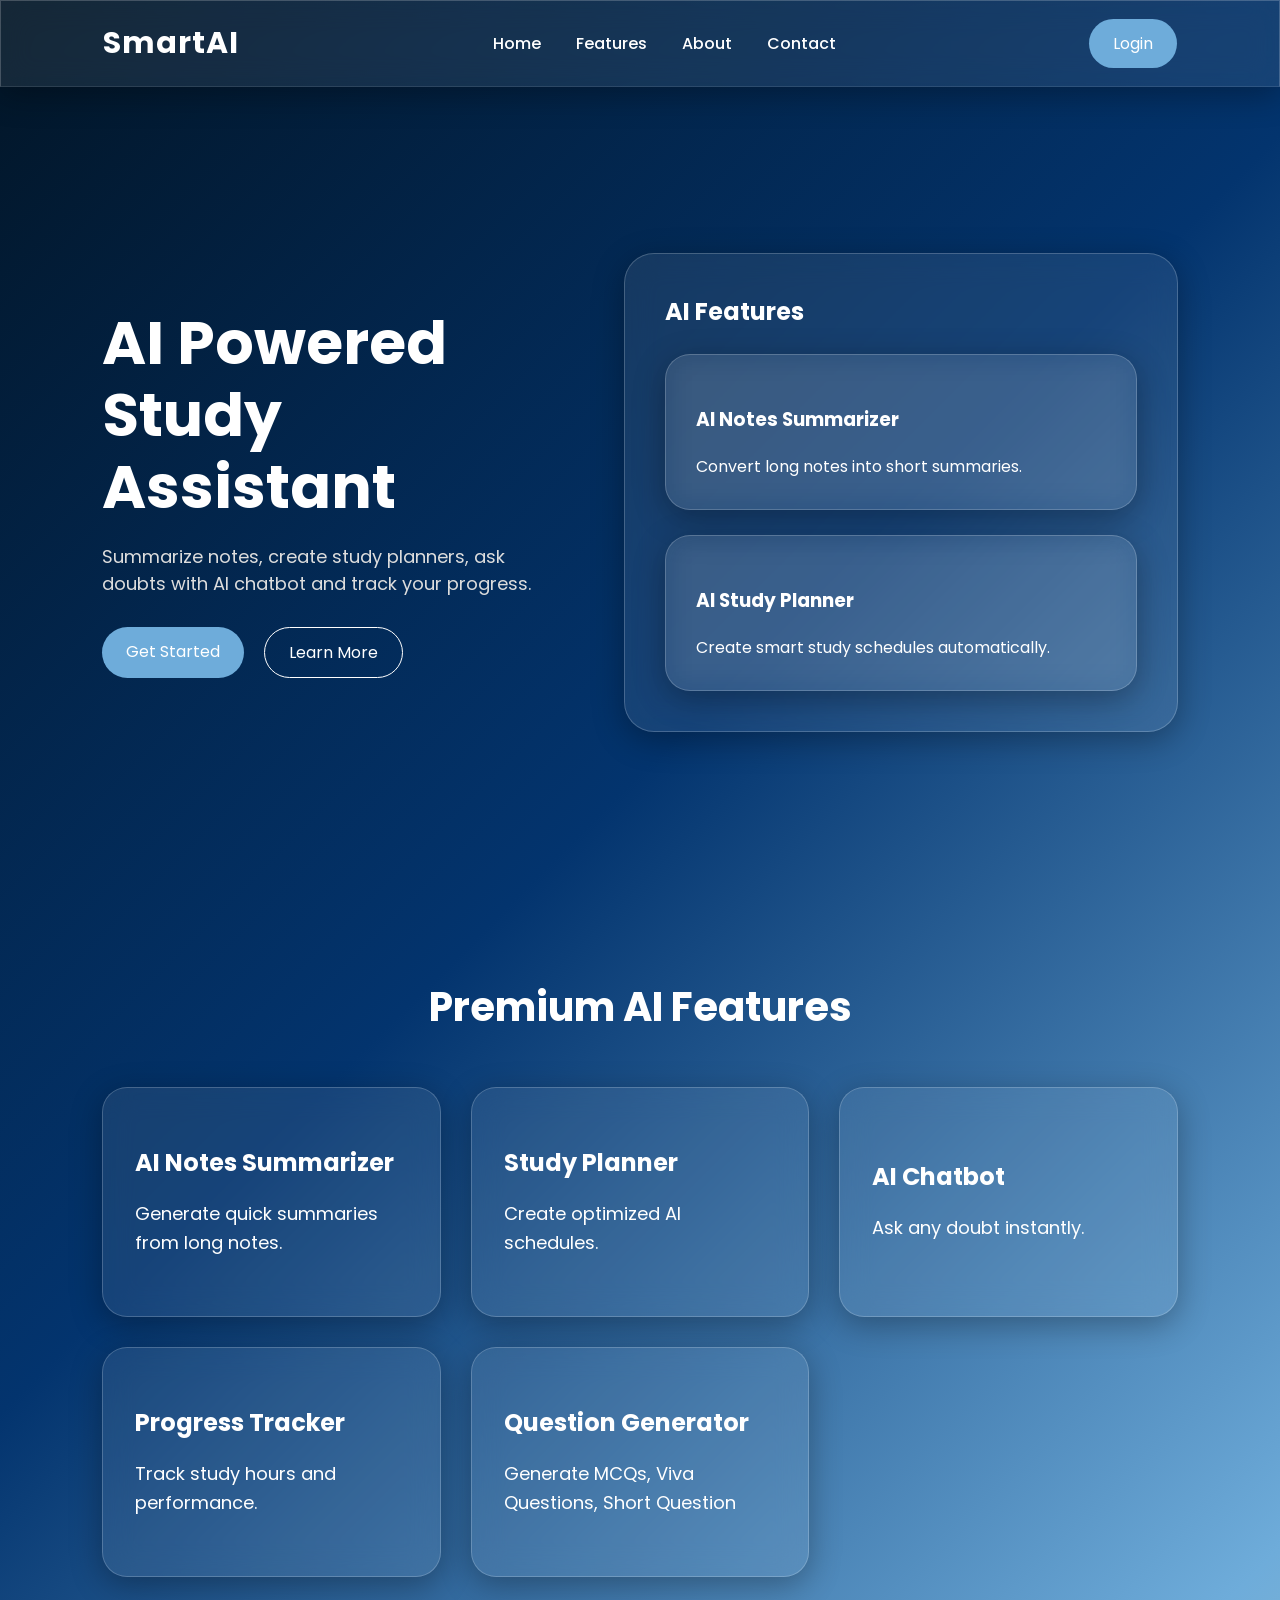
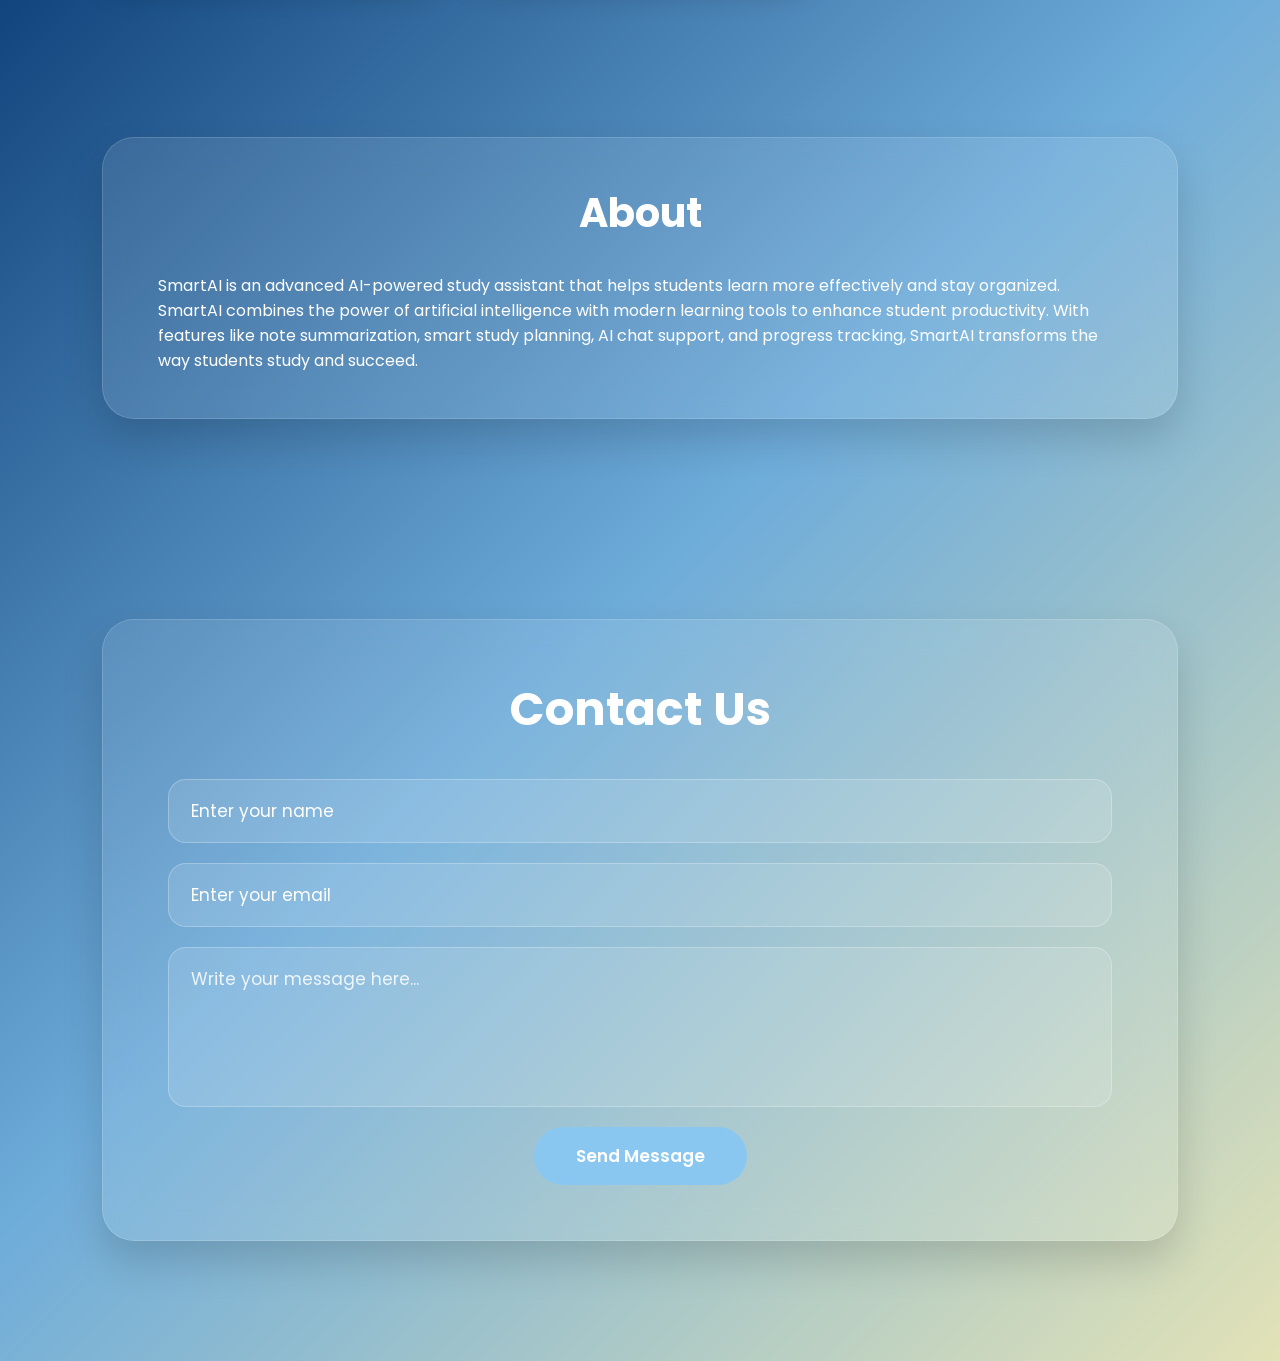
<file: index.html>
<!DOCTYPE html>
<html lang="en">
<head>
    <meta charset="UTF-8">
    <meta name="viewport" content="width=device-width, initial-scale=1.0">
    <title>Smart AI Study Assistant</title>

    <link rel="stylesheet" href="style.css">
</head>
<body>

    <!-- NAVBAR -->

    <nav class="navbar glass">

        <div class="logo">
            SmartAI
        </div>

        <ul class="nav-links">
            <li><a href="#">Home</a></li>
            <li><a href="#features">Features</a></li>
            <li><a href="#about">About</a></li>
            <li><a href="#contact">Contact</a></li>
        </ul>

<a
id="loginBtn"
href="login.html"
class="btn primary-btn">

Login

</a>

<div
id="profileSection"
class="profile-section"
style="display:none;">

<div
class="profile-trigger"
onclick="toggleProfileMenu()">

<img
id="profilePic"
class="profile-pic"
src="https://cdn-icons-png.flaticon.com/512/149/149071.png">

<span
id="profileName"
class="profile-name">

User

</span>

</div>

<div
id="profileMenu"
class="profile-menu">

<button onclick="changePhotoClick()">
Change Profile Picture
</button>

<button onclick="window.location.href='dashboard.html'">
Dashboard
</button>

<div class="theme-dropdown">

<button onclick="toggleThemeMenu()">
Change Theme
</button>

<div
id="themeSubMenu"
class="theme-submenu">

<button onclick="setTheme('theme-default')">
Default Theme
</button>

<button onclick="setTheme('theme-dark')">
Dark Theme
</button>

<button onclick="setTheme('theme-light')">
Light Theme
</button>

</div>

</div>

<button onclick="logout()">
Logout
</button>

<input
id="profileUpload"
type="file"
accept="image/*"
onchange="changeProfileImage(event)"
style="display:none;">

</div>

</div>

    </nav>

    <!-- HERO -->

    <section class="hero">

        <div class="hero-left">

            <h1>
                AI Powered Study Assistant
            </h1>

            <p>
                Summarize notes, create study planners,
                ask doubts with AI chatbot and track your progress.
            </p>

            <div class="hero-buttons">

                <a href="signup.html" class="btn primary-btn">
                    Get Started
                </a>

                <a href="#features" class="btn secondary-btn">
                    Learn More
                </a>

            </div>

        </div>

        <div class="hero-card glass">

            <h2>AI Features</h2>

            <br>

            <a href="summarizer.html" class="feature-link">
        <div class="feature-card glass">
            <h3>AI Notes Summarizer</h3>
            <p>Convert long notes into short summaries.</p>
        </div>
</a>

<br>

            <a href="planner.html" class="feature-link">
        <div class="feature-card glass">
            <h3>AI Study Planner</h3>
            <p>Create smart study schedules automatically.</p>
    </div>
</a>

        </div>

    </section>

    <!-- FEATURES -->

    <section class="features" id="features">

        <h2 class="section-title">
            Premium AI Features
        </h2>

        <div class="feature-grid">

    <a href="summarizer.html" class="feature-link">
        <div class="feature-card glass">
            <h3>AI Notes Summarizer</h3>
            <p>Generate quick summaries from long notes.</p>
        </div>
    </a>

    <a href="planner.html" class="feature-link">
        <div class="feature-card glass">
            <h3>Study Planner</h3>
            <p>Create optimized AI schedules.</p>
        </div>
    </a>

    <a href="chatbot.html" class="feature-link">
        <div class="feature-card glass">
            <h3>AI Chatbot</h3>
            <p>Ask any doubt instantly.</p>
        </div>
    </a>

    <a href="progress.html" class="feature-link">
        <div class="feature-card glass">
            <h3>Progress Tracker</h3>
            <p>Track study hours and performance.</p>
        </div>
    </a>

    <a href="question-generator.html" class="feature-link">

        <div class="feature-card glass">

        <h3>Question Generator</h3>

        <p>
            Generate MCQs, Viva Questions,
            Short Question 
        </p>

    </div>

    </a>

</div>

    </section>
    <section class="about-section" id="about">
    <div class="about-container">
        <h1>About</h1>
        <p>
            SmartAI is an advanced AI-powered study assistant that helps students learn more effectively and stay organized.
            SmartAI combines the power of artificial intelligence with modern learning tools to enhance student productivity. 
            With features like note summarization, smart study planning, AI chat support, and progress tracking, SmartAI transforms the way students study and succeed.
        </p>

    </div>
</section>

<section class="contact-section" id="contact">
    <div class="contact-container">
        <h2>Contact Us</h2>

        <form class="contact-form" id="contactForm">

            <input type="text" id="contactName" placeholder="Enter your name" required>

            <input type="email" id="contactEmail" placeholder="Enter your email" required>

            <textarea id="contactMessage"
            placeholder="Write your message here..."
            required></textarea>

            <button type="submit">Send Message</button>

        </form>
    </div>
</section>

<script src="about.js"></script>
<script src="contact.js"></script>
<script src="profile.js"></script>


</body>
</html>
</file>
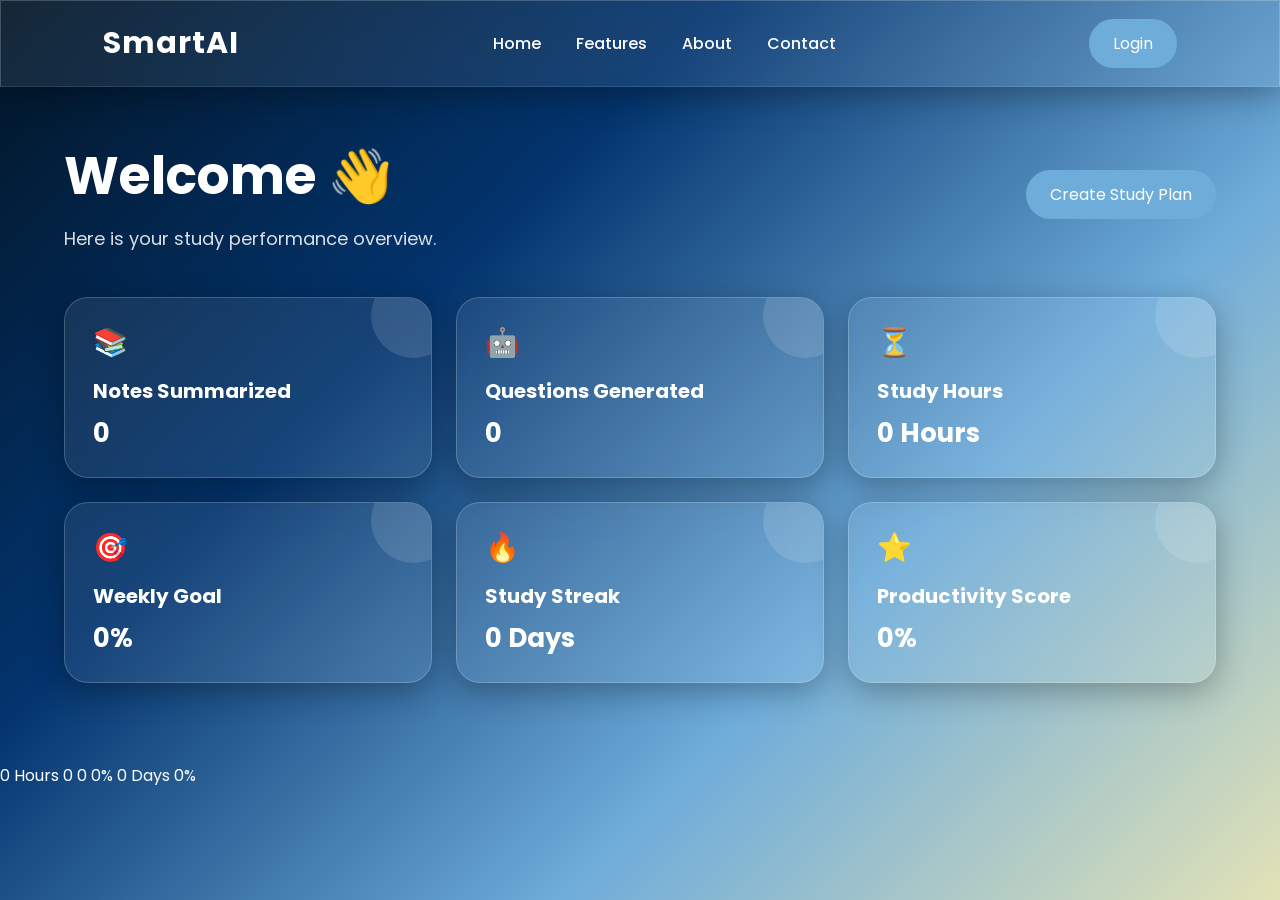
<file: dashboard.html>
<!DOCTYPE html>
<html>
<head>
  <title>Dashboard</title>
  <link rel="stylesheet" href="style.css">
</head>
<body>

<!-- NAVBAR -->

<nav class="navbar glass">

<a href="index.html" class="logo">
    SmartAI
</a>

<ul class="nav-links">

    <li>
        <a href="index.html">Home</a>
    </li>

    <li>
        <a href="index.html#features">Features</a>
    </li>

    <li>
        <a href="about.html">About</a>
    </li>

    <li>
        <a href="contact.html">Contact</a>
    </li>

</ul>

<!-- LOGIN BUTTON -->

<a
id="loginBtn"
href="login.html"
class="btn primary-btn">

Login

</a>

<!-- PROFILE SECTION -->

<div
id="profileSection"
class="profile-section"
style="display:none;">

<div
class="profile-trigger"
onclick="toggleProfileMenu()">

<img
id="profilePic"
class="profile-pic"
src="https://cdn-icons-png.flaticon.com/512/149/149071.png">

<span
id="profileName">

User

</span>

</div>

<div
id="profileMenu"
class="profile-menu glass">

<button onclick="changePhotoClick()">
Change Profile Picture
</button>

<button onclick="window.location.href='dashboard.html'">
Dashboard
</button>

<button onclick="toggleThemeMenu()">
Change Theme
</button>

<div
id="themeSubMenu"
class="theme-submenu">

<button onclick="setTheme('theme-default')">
Default Theme
</button>

<button onclick="setTheme('theme-dark')">
Dark Theme
</button>

<button onclick="setTheme('theme-light')">
Light Theme
</button>

</div>

<button onclick="logout()">
Logout
</button>

<input
id="profileUpload"
type="file"
accept="image/*"
onchange="changeProfileImage(event)"
style="display:none;">

</div>

</div>

</nav>

<section class="dashboard">

    <div class="dashboard-header">
        <div>
            <h1 id="welcomeText">Welcome 👋</h1>
            <p>Here is your study performance overview.</p>
        </div>

        <a href="planner.html" class="btn primary-btn">
            Create Study Plan
        </a>
    </div>

    <div class="dashboard-grid">

        <div class="dashboard-card glass">
            <div class="dash-icon">📚</div>
            <h3>Notes Summarized</h3>
            <p>0</p>
        </div>

        <div class="dashboard-card glass">
            <div class="dash-icon">🤖</div>
            <h3>Questions Generated</h3>
            <p>0</p>
        </div>

        <div class="dashboard-card glass">
            <div class="dash-icon">⏳</div>
            <h3>Study Hours</h3>
            <p>0 Hours</p>
        </div>

        <div class="dashboard-card glass">
            <div class="dash-icon">🎯</div>
            <h3>Weekly Goal</h3>
            <p>0%</p>
        </div>

        <div class="dashboard-card glass">
            <div class="dash-icon">🔥</div>
            <h3>Study Streak</h3>
            <p>0 Days</p>
        </div>

        <div class="dashboard-card glass">
            <div class="dash-icon">⭐</div>
            <h3>Productivity Score</h3>
            <p>0%</p>
        </div>

    </div>

</section>

<span id="progressStudyHours">0 Hours</span>
<span id="progressQuestions">0</span>
<span id="progressNotes">0</span>
<span id="progressGoal">0%</span>
<span id="progressStreak">0 Days</span>
<span id="progressScore">0%</span>

<script src="profile.js"></script>
<script src="stats.js"></script>
<script src="dashboard.js"></script>

</body>
</html>
</file>
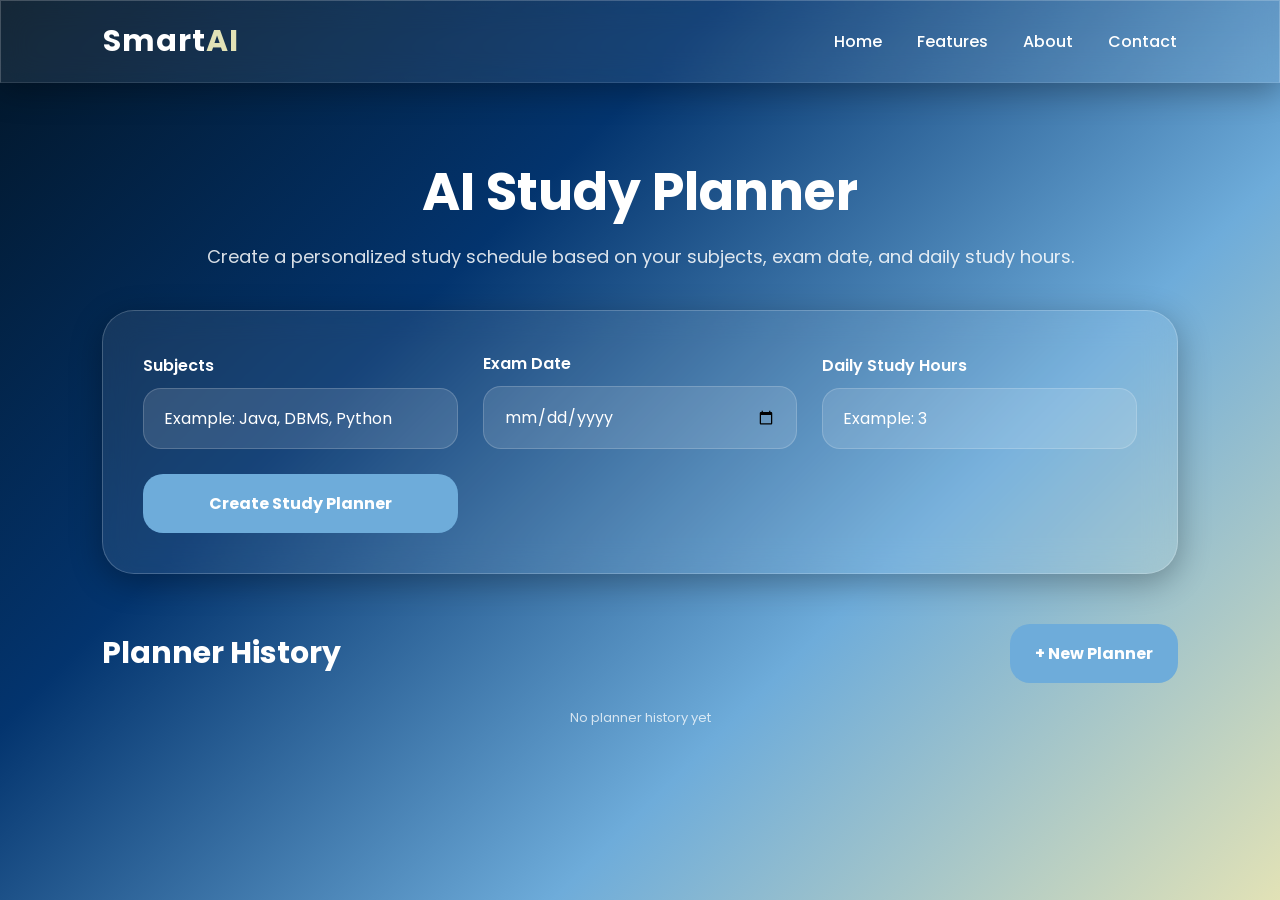
<file: planner.html>
<!DOCTYPE html>
<html>
<head>
  <title>Study Planner</title>
  <link rel="stylesheet" href="style.css">
</head>
<body>

    <!-- NAVBAR -->

<nav class="navbar glass">

<a href="index.html" class="logo">
Smart<span>AI</span>
</a>

<ul class="nav-links">

<li>
<a href="index.html">Home</a>
</li>

<li>
<a href="index.html#features">Features</a>
</li>

<li>
<a href="about.html">About</a>
</li>

<li>
<a href="contact.html">Contact</a>
</li>

</ul>

</nav>

<section class="planner-section">

  <div class="planner-header">
    <h1>AI Study Planner</h1>
    <p>Create a personalized study schedule based on your subjects, exam date, and daily study hours.</p>
  </div>

  <div class="planner-box glass">

    <div class="planner-form">

      <div class="planner-input-group">
        <label>Subjects</label>
        <input type="text" id="subjects" placeholder="Example: Java, DBMS, Python">
      </div>

      <div class="planner-input-group">
        <label>Exam Date</label>
        <input type="date" id="examDate">
      </div>

      <div class="planner-input-group">
        <label>Daily Study Hours</label>
        <input type="number" id="hours" placeholder="Example: 3">
      </div>

      <button class="planner-btn" onclick="createPlanner()">
        Create Study Planner
      </button>

    </div>

  </div>

  <div class="planner-history-header">

    <h2>Planner History</h2>

    <button
        class="planner-btn"
        onclick="newPlanner()">

        + New Planner

    </button>

</div>

<div id="plannerHistory"></div>

<div id="plannerOutput" class="planner-output"></div>

</section>

<script>
function createPlanner(){

  const subjects = document.getElementById("subjects").value.split(",");
  const examDate = new Date(document.getElementById("examDate").value);
  const hours = document.getElementById("hours").value;

  const today = new Date();

  const daysLeft = Math.ceil((examDate - today)/(1000*60*60*24));

  let html = "";

  for(let i=0;i<daysLeft;i++){

    const subject = subjects[i % subjects.length];

    html += `
      <div class="feature-card">
        <h3>Day ${i+1}</h3>
        <p>Study Subject: ${subject}</p>
        <p>Study Hours: ${hours}</p>
        <p>Break Time: 15 Minutes Every Hour</p>
      </div>
    `;
  }

  document.getElementById("plannerOutput").innerHTML = html;
}
</script>
<script src="planner.js"></script>
<script src="profile.js"></script>


</body>
</html>
</file>
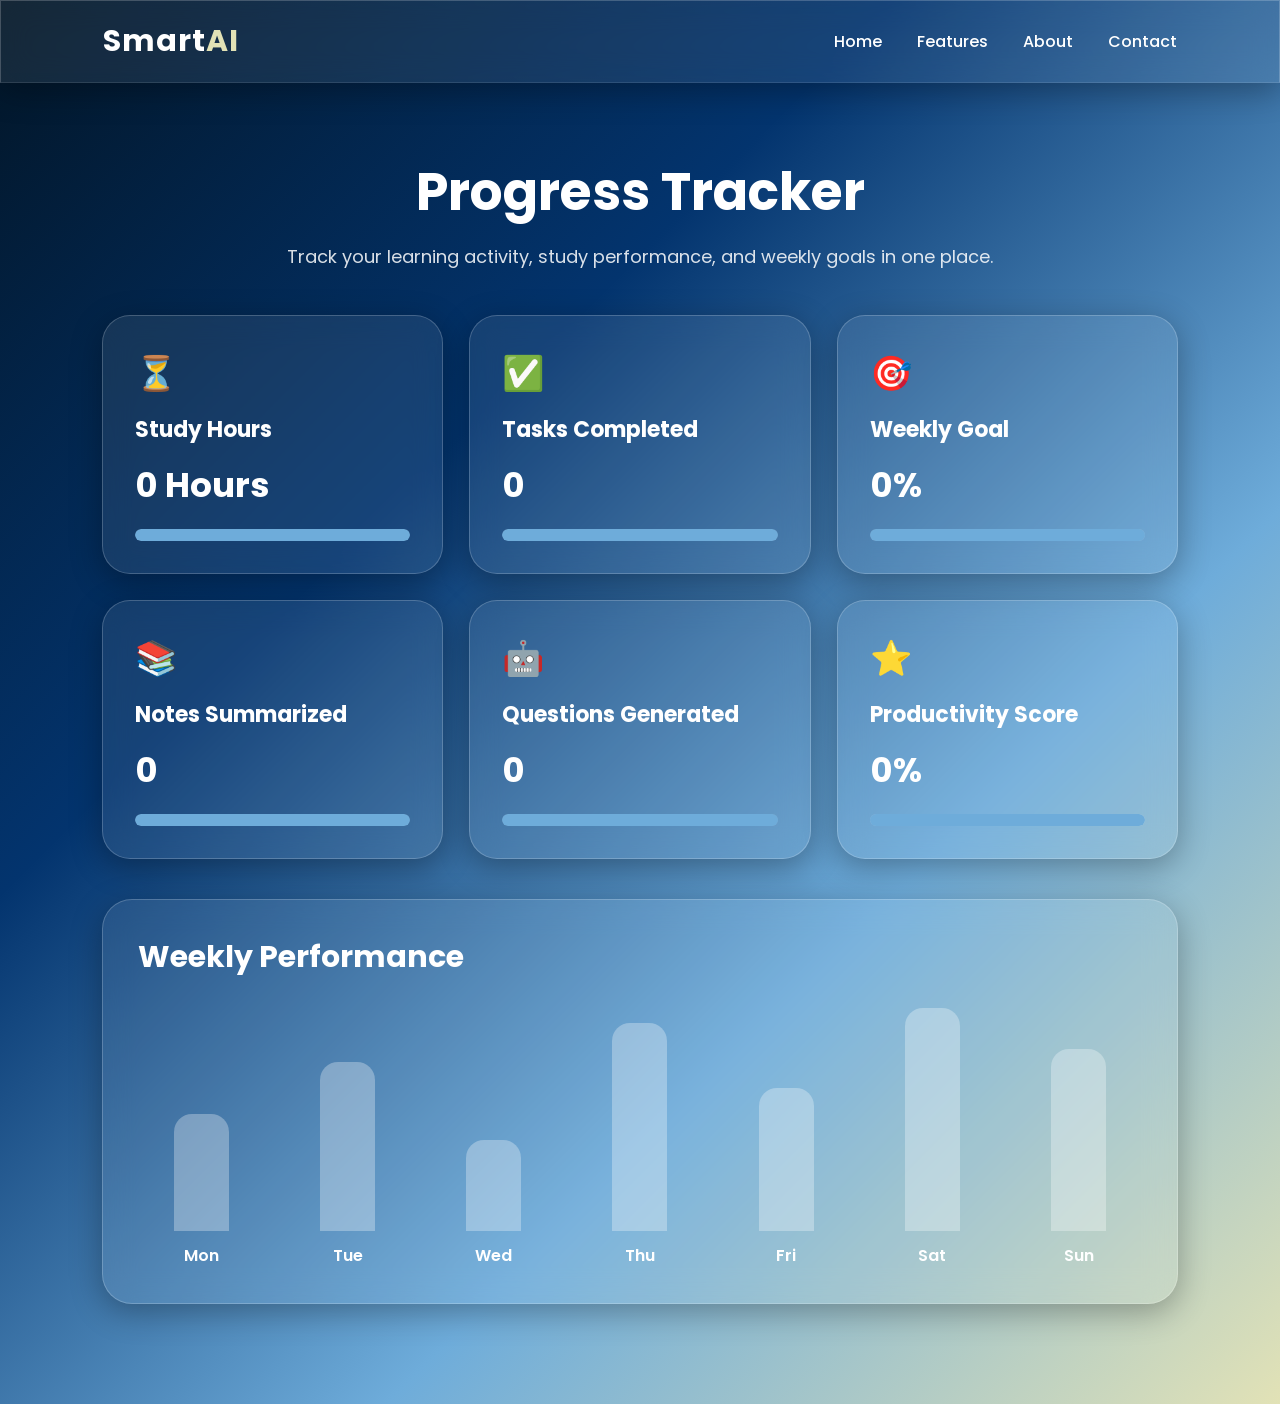
<file: progress.html>
<!DOCTYPE html>
<html>
<head>
  <title>Progress Tracker</title>
  <link rel="stylesheet" href="style.css">
</head>
<body>

<!-- NAVBAR -->

<nav class="navbar glass">

<a href="index.html" class="logo">
Smart<span>AI</span>
</a>

<ul class="nav-links">

<li>
<a href="index.html">Home</a>
</li>

<li>
<a href="index.html#features">Features</a>
</li>

<li>
<a href="about.html">About</a>
</li>

<li>
<a href="contact.html">Contact</a>
</li>

</ul>

</nav>

<section class="progress-section">

    <div class="progress-header">
        <h1>Progress Tracker</h1>
        <p>Track your learning activity, study performance, and weekly goals in one place.</p>
    </div>

    <div class="progress-grid">

        <div class="progress-card glass">
            <div class="progress-icon">⏳</div>
            <h3>Study Hours</h3>
            <div id="progressStudyHours" class="progress-number">
                0 Hours
            </div>
            <div class="progress-bar">
                <span id="studyHoursBar"></span>
            </div>
        </div>

        <div class="progress-card glass">
            <div class="progress-icon">✅</div>
            <h3>Tasks Completed</h3>
            <div id="progressTasks" class="progress-number">
                0
            </div>
            <div class="progress-bar">
                <span id="tasksBar"></span>
            </div>
        </div>

        <div class="progress-card glass">
            <div class="progress-icon">🎯</div>
            <h3>Weekly Goal</h3>
            <div id="progressGoal" class="progress-number">
                0%
            </div>
            <div class="progress-bar">
                <span id="goalBar"></span>
            </div>
        </div>

        <div class="progress-card glass">
            <div class="progress-icon">📚</div>
            <h3>Notes Summarized</h3>
            <div id="progressNotes" class="progress-number">
                0
            </div>
            <div class="progress-bar">
                <span id="notesBar"></span>
            </div>
        </div>

        <div class="progress-card glass">
            <div class="progress-icon">🤖</div>
            <h3>Questions Generated</h3>
            <div id="progressQuestions" class="progress-number">
                0
            </div>
            <div class="progress-bar">
                <span id="questionsBar"></span>
            </div>
        </div>

        <div class="progress-card glass">
            <div class="progress-icon">⭐</div>
            <h3>Productivity Score</h3>
            <div id="progressScore" class="progress-number">
                0%
            </div>
            <div class="progress-bar">
                <span id="scoreBar"></span>
            </div>
        </div>

    </div>

    <div class="progress-summary glass">
        <h2>Weekly Performance</h2>

        <div class="weekly-bars">
            <div><span style="height:45%;"></span><p>Mon</p></div>
            <div><span style="height:65%;"></span><p>Tue</p></div>
            <div><span style="height:35%;"></span><p>Wed</p></div>
            <div><span style="height:80%;"></span><p>Thu</p></div>
            <div><span style="height:55%;"></span><p>Fri</p></div>
            <div><span style="height:90%;"></span><p>Sat</p></div>
            <div><span style="height:70%;"></span><p>Sun</p></div>
        </div>
    </div>

</section>

<script src="stats.js"></script>
<script src="progress.js"></script>
<script src="profile.js"></script>

</body>
</html>
</file>
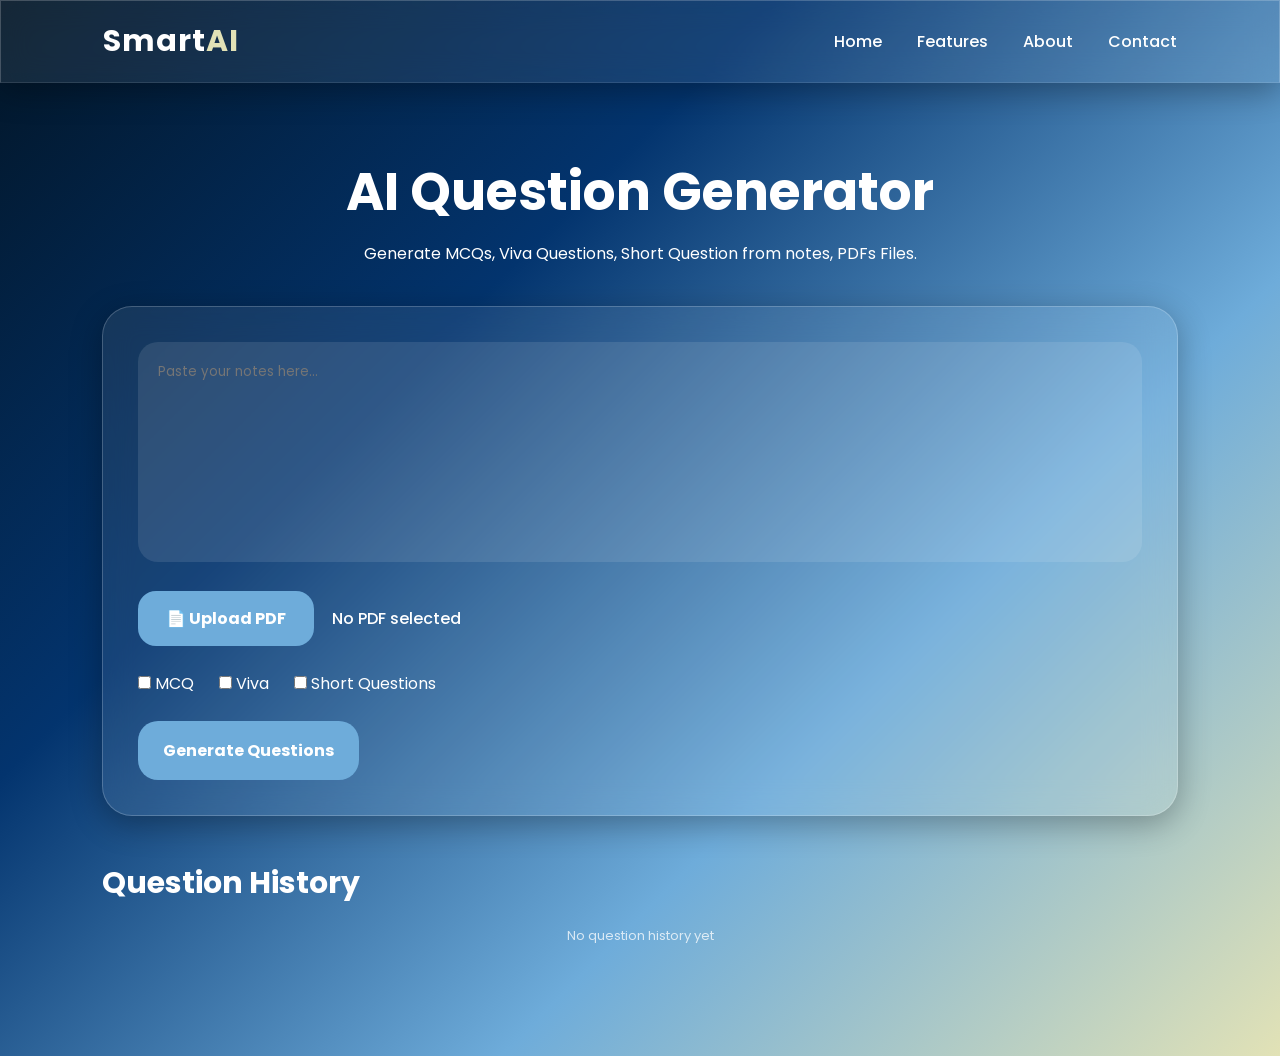
<file: question-generator.html>
<!DOCTYPE html>
<html>
<head>
    <title>Question Generator</title>
    <link rel="stylesheet" href="style.css">
</head>
<body>

<nav class="navbar glass">

<a href="index.html" class="logo">
Smart<span>AI</span>
</a>

<ul class="nav-links">
<li><a href="index.html">Home</a></li>
<li><a href="index.html#features">Features</a></li>
<li><a href="#">About</a></li>
<li><a href="#">Contact</a></li>
</ul>

</nav>

<section class="question-section">

<div class="question-header">

<h1>AI Question Generator</h1>

<p>
Generate MCQs, Viva Questions,
Short Question from notes, PDFs Files.

</div>

<div class="question-box glass">

<textarea
id="questionText"
placeholder="Paste your notes here..."
></textarea>

<div class="question-upload-box">

    <label class="question-upload-btn" for="questionPdf">
        📄 Upload PDF
    </label>

    <input
        type="file"
        id="questionPdf"
        accept="application/pdf"
        hidden
    >

    <span id="questionFileName">
        No PDF selected
    </span>

</div>

<div class="question-types">

<label>
<input type="checkbox" value="mcq">
 MCQ
</label>

<label>
<input type="checkbox" value="viva">
 Viva
</label>

<label>
<input type="checkbox" value="short">
 Short Questions
</label>

</div>

<button
class="planner-btn"
onclick="generateQuestions()">

Generate Questions

</button>

</div>

<div
id="questionOutput"
class="question-output">

</div>

<div class="question-history-header">
    <h2>Question History</h2>
</div>

<div id="questionHistory"></div>

</section>

<script src="question-generator.js"></script>

</body>
</html>
</file>
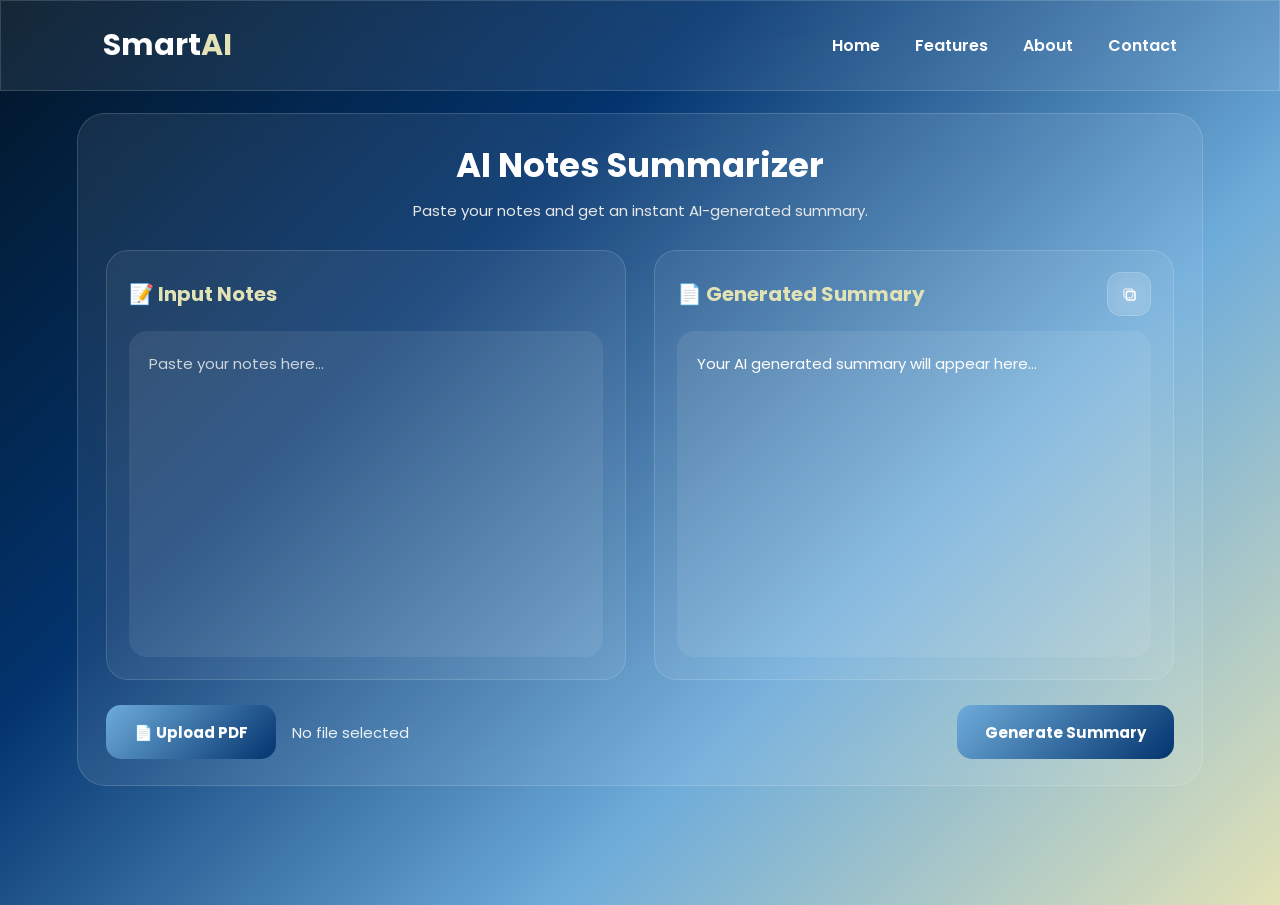
<file: summarizer.html>
<!DOCTYPE html>
<html lang="en">

<head>
    <meta charset="UTF-8">
    <meta name="viewport" content="width=device-width, initial-scale=1.0">
    <title>AI Notes Summarizer</title>
    <link rel="stylesheet" href="summarizer.css">
</head>

<body>

<nav class="navbar glass">
    <a href="index.html" class="logo">Smart<span>AI</span></a>

    <ul class="nav-links">
        <li><a href="index.html">Home</a></li>
        <li><a href="index.html#features">Features</a></li>
        <li><a href="about.html">About</a></li>
        <li><a href="contact.html">Contact</a></li>
    </ul>
</nav>

<section class="summarizer-page">

    <div class="summarizer-card glass">

        <h1>AI Notes Summarizer</h1>

        <p class="subtitle">
            Paste your notes and get an instant AI-generated summary.
        </p>

        <div class="split-container">

            <div class="input-panel">
                <h2>📝 Input Notes</h2>
                <textarea id="notesInput" placeholder="Paste your notes here..."></textarea>
            </div>

            <div class="summary-panel">

                <div class="summary-header">
                    <h2>📄 Generated Summary</h2>

                    <button id="copyBtn" class="copy-icon-btn" title="Copy Summary">
                        <svg width="19" height="19" viewBox="0 0 24 24" fill="none">
                            <rect x="8" y="8" width="11" height="11" rx="2" stroke="currentColor" stroke-width="2"/>
                            <rect x="5" y="5" width="11" height="11" rx="2" stroke="currentColor" stroke-width="2" opacity="0.6"/>
                        </svg>
                    </button>
                </div>

                <div class="summary-container" id="summaryOutput">
                    <div class="empty-state">
                        Your AI generated summary will appear here...
                    </div>
                </div>

            </div>

        </div>

        <div class="action-row">

            <div class="custom-file-upload">
                <label for="pdfFile" class="upload-btn">📄 Upload PDF</label>
                <input type="file" id="pdfFile" hidden>
                <span id="fileName">
                    No file selected
                </span>

                <button id="removeFileBtn"
                        class="remove-file-btn"
                        type="button">
                            ×
                </button>
            </div>

            <button id="summarizeBtn">
                Generate Summary
            </button>

        </div>

        <div class="loader" id="loader">
            Generating Summary...
        </div>

    </div>

</section>

<script src="summarizer.js"></script>
<script src="profile.js"></script>

</body>
</html>
</file>
<file: style.css>
/* GOOGLE FONT */
@import url('https://fonts.googleapis.com/css2?family=Poppins:wght@300;400;500;600;700&display=swap');

*{
    margin:0;
    padding:0;
    box-sizing:border-box;
    font-family:'Poppins',sans-serif;
}

body{
    background: linear-gradient(
        135deg,
        #021526,
        #03346E,
        #6EACDA,
        #E2E2B6
    );
    min-height:100vh;
    
    color:white;
}

/* GLASS EFFECT */
.glass{
    background: rgba(255,255,255,0.08);
    border:1px solid rgba(255,255,255,0.2);
    backdrop-filter: blur(15px);
    -webkit-backdrop-filter: blur(15px);
    box-shadow:0 8px 32px rgba(0,0,0,0.3);
}

/* NAVBAR */
.navbar{
    width:100%;
    padding:20px 8%;
    display:flex;
    justify-content:space-between;
    align-items:center;
    position:sticky;
    top:0;
    overflow:visible;
    z-index:1000;
}

.logo{
    font-size:28px;
    font-weight:700;
    color:white;
}

.nav-links{
    display:flex;
    gap:30px;
    list-style:none;
}

.nav-links a{
    color:white;
    text-decoration:none;
    font-size:16px;
    transition:0.3s;
}

.nav-links a:hover{
    color:#6EACDA;
}

/* BUTTONS */
.btn{
    padding:12px 24px;
    border:none;
    border-radius:30px;
    cursor:pointer;
    font-size:16px;
    transition:0.3s;
    text-decoration:none;
    color:white;
}

.primary-btn{
    background:#6EACDA;
}

.primary-btn:hover{
    transform:translateY(-3px);
    box-shadow:0 10px 20px rgba(0,0,0,0.3);
}

.secondary-btn{
    background:transparent;
    border:1px solid white;
}

/* HERO SECTION */
.hero{
    width:100%;
    min-height:90vh;
    display:flex;
    align-items:center;
    justify-content:space-between;
    padding:50px 8%;
    gap:50px;
}

.hero-left{
    flex:1;
}

.hero-left h1{
    font-size:60px;
    line-height:1.2;
    margin-bottom:20px;
}

.hero-left p{
    font-size:18px;
    margin-bottom:30px;
    color:#ddd;
}

.hero-buttons{
    display:flex;
    gap:20px;
}

/* HERO CARD */
.hero-card{
    flex:1;
    padding:40px;
    border-radius:30px;
    position:relative;
}

/* FEATURE GRID */
.features{
    padding:80px 8%;
}

.section-title{
    text-align:center;
    font-size:40px;
    margin-bottom:50px;
}

.feature-grid{
    display:grid;
    grid-template-columns:repeat(auto-fit,minmax(250px,1fr));
    gap:30px;
}

.feature-card{
    padding:30px;
    border-radius:25px;
    transition:0.4s;
}

.feature-card:hover{
    transform:translateY(-10px);
}

.feature-card h3{
    margin:20px 0;
}

/* CHAT UI */
.chat-container{
    width:100%;
    max-width:1000px;
    margin:40px auto;
    border-radius:30px;
    padding:30px;
}

.chat-box{
    height:500px;
    overflow-y:auto;
    margin-bottom:20px;
    padding:20px;
}

.message{
    padding:15px 20px;
    margin-bottom:15px;
    border-radius:20px;
    width:fit-content;
    max-width:70%;
}

.user{
    background:#6EACDA;
    margin-left:auto;
}

.bot{
    background:rgba(255,255,255,0.1);
}

.chat-input{
    display:flex;
    gap:15px;
}

.chat-input input{
    flex:1;
    padding:15px;
    border:none;
    border-radius:20px;
    outline:none;
    background:rgba(255,255,255,0.1);
    color:white;
}


/* FORM */
.auth-container{
    width:100%;
    min-height:100vh;
    display:flex;
    justify-content:center;
    align-items:center;
}

.auth-box{

    width:500px;

    max-width:90%;

    padding:30px;

    border-radius:25px;
}

.auth-box h2{
    text-align:center;
    margin-bottom:30px;
}

.input-group{
    margin-bottom:20px;
}

.input-group input{
    width:100%;
    padding:15px;
    border:none;
    outline:none;
    border-radius:15px;
    background:rgba(255,255,255,0.1);
    color:white;
}

/* DASHBOARD */
.dashboard{
    padding:40px 8%;
}

.dashboard-grid{
    display:grid;
    grid-template-columns:repeat(auto-fit,minmax(250px,1fr));
    gap:30px;
}

.dashboard-card{
    padding:30px;
    border-radius:25px;
}

/* RESPONSIVE */
@media(max-width:900px){

    .hero{
        flex-direction:column;
    }

    .hero-left h1{
        font-size:42px;
    }

    .nav-links{
        display:none;
    }

}

/* AUTH PAGES */

.auth-container{
    width:100%;
    min-height:100vh;
    display:flex;
    justify-content:center;
    align-items:center;

    padding:20px;

    overflow:hidden;
}

/* GLASS AUTH CARD */

.auth-box{
    width:100%;
    max-width:420px;

    padding:35px;

    border-radius:30px;

    background: rgba(255,255,255,0.08);

    border:1px solid rgba(255,255,255,0.2);

    backdrop-filter: blur(15px);
    -webkit-backdrop-filter: blur(15px);

    box-shadow:0 8px 32px rgba(0,0,0,0.3);

    animation:fadeIn 0.8s ease;
}

/* TITLE */

.auth-box h2{
    text-align:center;
    margin-bottom:10px;
    font-size:36px;
}

/* SUBTITLE */
.auth-subtitle{
    text-align:center;
    color:#ddd;
    margin-bottom:25px;
    font-size:16px;
    font-weight:600;
    letter-spacing:0.5px;
}


/* INPUTS */

.input-group{
    margin-bottom:16px;
}

.input-group input{
    width:100%;

    padding:14px 18px;

    border:none;
    outline:none;

    border-radius:15px;

    background:rgba(255,255,255,0.1);

    color:white;

    font-size:15px;

    transition:0.3s;
    
}


/* PLACEHOLDER TEXT */

.input-group input::placeholder{
    color:rgba(255,255,255,0.85);
    font-weight:500;
}

.input-group input:focus{
    border:1px solid #6EACDA;
    box-shadow:0 0 15px rgba(110,172,218,0.3);
}

/* BUTTON */

.auth-btn{
    width:100%;

    padding:14px;

    border:none;

    border-radius:30px;

    background:#6EACDA;

    color:white;

    font-size:16px;
    font-weight:600;

    cursor:pointer;

    transition:0.3s;

    margin-top:10px;
}

.auth-btn:hover{
    transform:translateY(-3px);

    box-shadow:0 10px 20px rgba(0,0,0,0.3);
}

/* DIVIDER */

.divider{
    display:flex;
    align-items:center;

    margin:20px 0;

    color:#ddd;
    font-size:14px;
}

.divider::before,
.divider::after{
    content:'';
    flex:1;
    height:1px;
    background:rgba(255,255,255,0.2);
}

.divider span{
    padding:0 15px;
}

/* SOCIAL BUTTONS */

.social-btn{
    width:100%;

    padding:13px;

    border:none;

    border-radius:15px;

    cursor:pointer;

    font-size:15px;

    display:flex;
    justify-content:center;
    align-items:center;
    gap:10px;

    transition:0.3s;

    margin-bottom:12px;
}

.google-btn{
    background:white;
    color:black;
}

.apple-btn{
    background:black;
    color:white;
}

.social-btn:hover{
    transform:translateY(-3px);
}

/* FORGOT PASSWORD */

.forgot-password{
    text-align:right;
    margin-top:-5px;
    margin-bottom:15px;
}

.forgot-password a{
    color:#E2E2B6;
    text-decoration:none;
    font-size:14px;
}

/* BOTTOM TEXT */

.bottom-text{
    text-align:center;
    margin-top:18px;
    font-size:14px;
    color:#ddd;
}

.bottom-text a{
    color:#E2E2B6;
    text-decoration:none;
    font-weight:600;
}

/* ANIMATION */

@keyframes fadeIn{

    from{
        opacity:0;
        transform:translateY(30px);
    }

    to{
        opacity:1;
        transform:translateY(0);
    }
}

/* MOBILE */

@media(max-width:500px){

    .auth-box{
        padding:28px;
    }

    .auth-box h2{
        font-size:28px;
    }

}

/* ================================
PREMIUM BUTTON FIXES
================================ */

/* CREATE ACCOUNT + LOGIN BUTTON */

.auth-btn{

    width:100%;

    padding:15px;

    border:none;

    border-radius:18px;

    background:linear-gradient(
        135deg,
        #6EACDA,
        #03346E
    );

    color:white;

    font-size:16px;
    font-weight:600;

    cursor:pointer;

    transition:0.4s ease;

    position:relative;

    overflow:hidden;

    box-shadow:
    0 8px 20px rgba(0,0,0,0.3);
}

/* SHINE EFFECT */

.auth-btn::before{

    content:'';

    position:absolute;

    top:0;
    left:-100%;

    width:100%;
    height:100%;

    background:linear-gradient(
        120deg,
        transparent,
        rgba(255,255,255,0.3),
        transparent
    );

    transition:0.6s;
}

/* HOVER EFFECT */

.auth-btn:hover::before{
    left:100%;
}

.auth-btn:hover{

    transform:translateY(-4px);

    box-shadow:
    0 12px 25px rgba(110,172,218,0.4);

    background:linear-gradient(
        135deg,
        #87CEFA,
        #0A4D8C
    );
}

/* CLICK EFFECT */

.auth-btn:active{
    transform:scale(0.98);
}

/* LOGIN/SIGNUP LINKS */

.bottom-text{

    text-align:center;

    margin-top:18px;

    font-size:15px;

    color:white;
}

/* LOGIN + SIGNUP TEXT */

.bottom-text a{

    color:#ffffff;

    text-decoration:none;

    font-weight:700;

    margin-left:5px;

    transition:0.3s;
}

/* HOVER EFFECT */

.bottom-text a:hover{

    color:#6EACDA;

    text-shadow:
    0 0 10px rgba(110,172,218,0.8);
}

/* FORGOT PASSWORD */

.forgot-password a{

    color:#fffdfd;

    text-decoration:none;

    font-size:14px;

    transition:0.3s;
}

.forgot-password a:hover{

    color:#6EACDA;

    text-shadow:
    0 0 10px rgba(110,172,218,0.8);
}

/* =========================
PREMIUM NAVBAR
========================= */

.navbar{

    width:100%;
    padding:18px 8%;
    display:flex;
    justify-content:space-between;
    align-items:center;
    position:sticky;
    top:0;
    z-index:1000;
    background:rgba(255,255,255,0.08);
    overflow:visible;
    border-bottom:1px solid rgba(255,255,255,0.1);
    backdrop-filter:blur(15px);
    -webkit-backdrop-filter:blur(15px);
}

/* LOGO */

.logo{

    font-size:30px;

    font-weight:700;

    color:white;

    text-decoration:none;

    letter-spacing:1px;
}

.logo span{
    color:#E2E2B6;
}

/* NAV LINKS */

.nav-links{

    display:flex;

    align-items:center;

    gap:35px;

    list-style:none;
}

.nav-links a{

    color:white;

    text-decoration:none;

    font-size:16px;

    font-weight:500;

    transition:0.3s;

    position:relative;
}

/* HOVER EFFECT */

.nav-links a:hover{

    color:#E2E2B6;
}

/* UNDERLINE EFFECT */

.nav-links a::after{

    content:'';

    position:absolute;

    left:0;
    bottom:-6px;

    width:0%;

    height:2px;

    background:#E2E2B6;

    transition:0.3s;
}

.nav-links a:hover::after{
    width:100%;
}

/* MOBILE */

@media(max-width:900px){

    .navbar{
        padding:18px 5%;
    }

    .nav-links{
        gap:18px;
    }

    .nav-links a{
        font-size:14px;
    }

    .logo{
        font-size:24px;
    }
}

/* =========================
PROFILE SECTION
========================= */

.profile-section{

    position:relative;

    display:flex;

    align-items:center;

    gap:12px;

    cursor:pointer;
}

/* PROFILE IMAGE */

.profile-pic{

    width:45px;
    height:45px;

    border-radius:50%;

    object-fit:cover;

    border:2px solid white;
}

/* USER NAME */

.profile-name{

    font-size:15px;

    font-weight:600;

    color:white;
}

/* DROPDOWN */


.profile-menu{

    position:absolute;

    top:70px;

    right:0;

    width:260px;

    padding:20px;

    border-radius:20px;

    background:rgba(255,255,255,0.12);

    backdrop-filter:blur(20px);

    -webkit-backdrop-filter:blur(20px);

    border:1px solid rgba(255,255,255,0.2);

    box-shadow:
    0 10px 30px rgba(0,0,0,0.3);

    display:none;

    flex-direction:column;

    gap:15px;

    z-index:99999;
}

/* SHOW MENU */

.show-menu{

    display:flex !important;
}


/* SHOW MENU */

.show-menu{

    display:flex !important;
}


/* SHOW MENU */

.show-menu{
    display:flex;
}

/* MENU BUTTONS */

.profile-menu button{

    padding:12px;

    border:none;

    border-radius:12px;

    cursor:pointer;

    background:rgba(255,255,255,0.1);

    color:white;

    transition:0.3s;
}

.profile-menu button:hover{

    background:#6EACDA;
}

/* FILE INPUT */

.profile-menu input{

    color:white;
}

/* LIGHT THEME */

.light-theme{

    background:
    linear-gradient(
        135deg,
        #f5f7fa,
        #dfe9f3
    );

    color:black;
}

/* LIGHT THEME CARDS */

.light-theme .glass{

    background:rgba(255,255,255,0.6);

    color:black;
}

/* LIGHT THEME TEXT */

.light-theme .profile-name,
.light-theme .nav-links a,
.light-theme .logo{

    color:black;
}

.profile-section{
    position:relative;
}

.profile-info{
    display:flex;
    align-items:center;
    gap:10px;
    cursor:pointer;
}

.profile-pic{
    width:45px;
    height:45px;
    border-radius:50%;
    object-fit:cover;
    border:2px solid white;
}

#profileName{
    color:white;
    font-weight:600;
}

.profile-menu{

    position:absolute;

    right:0;
    top:60px;

    width:220px;

    display:none;

    flex-direction:column;

    gap:10px;

    padding:15px;

    background:rgba(255,255,255,0.12);

    backdrop-filter:blur(15px);

    border-radius:15px;

    z-index:99999;
}

.profile-menu.show{
    display:flex;
}

.profile-menu button{

    padding:12px;

    border:none;

    border-radius:10px;

    cursor:pointer;

    background:#6EACDA;

    color:white;

    font-weight:600;
}

/* =======================
PREMIUM PROFILE DROPDOWN
======================= */

.profile-menu{

    position:absolute;

    top:70px;

    right:0;

    width:300px;

    padding:18px;

    border-radius:20px;

    background:#0f172a;

    border:
    1px solid rgba(255,255,255,0.15);

    box-shadow:
    0 20px 40px rgba(0,0,0,0.4);

    display:none;

    flex-direction:column;

    gap:12px;

    z-index:999999;
}

.profile-menu.show{
    display:flex;
}

.profile-menu button{

    width:100%;

    padding:14px;

    border:none;

    border-radius:14px;

    background:
    rgba(255,255,255,0.08);

    color:white;

    font-size:15px;

    font-weight:600;

    cursor:pointer;

    transition:0.3s;
}

.profile-menu button:hover{

    background:#6EACDA;

    transform:translateX(5px);
}

.dashboard{

    padding:50px 8%;
}

.dashboard h1{

    margin-bottom:30px;

    font-size:40px;
}

.dashboard-grid{

    display:grid;

    grid-template-columns:
    repeat(auto-fit,minmax(250px,1fr));

    gap:25px;
}

.dashboard-card{

    padding:30px;

    border-radius:25px;

    transition:0.4s;
}

.dashboard-card:hover{

    transform:translateY(-10px);
}

/* =========================
DEFAULT THEME
========================= */

.theme-default{

    background: linear-gradient(
        135deg,
        #021526,
        #03346E,
        #6EACDA,
        #E2E2B6
    );

    color:white;
}

/* =========================
DARK THEME
========================= */

.theme-dark{

    background:
    linear-gradient(
        135deg,
        #0f172a,
        #111827,
        #1e293b
    );

    color:white;
}

/* =========================
LIGHT THEME
========================= */

.theme-light{

    background:
    linear-gradient(
        135deg,
        #f8fafc,
        #e2e8f0,
        #cbd5e1
    );

    color:#1e293b;
}

/* LIGHT TEXT FIX */

.theme-light .logo,
.theme-light .nav-links a,
.theme-light .profile-name{

    color:#1e293b;
}

/* GLASS FIX */

.theme-light .glass{

    background:
    rgba(255,255,255,0.75);

    border:
    1px solid rgba(255,255,255,0.5);
}

.profile-trigger{

    display:flex;

    align-items:center;

    gap:10px;

    cursor:pointer;
}

.profile-section{

    position:relative;

    margin-left:20px;
}

.profile-menu{

    position:absolute;

    top:65px;

    right:0;

    width:280px;

    background:#102542;

    border-radius:15px;

    padding:15px;

    display:none;

    flex-direction:column;

    gap:10px;

    z-index:99999;

    box-shadow:
    0 15px 40px rgba(0,0,0,.3);
}

.profile-menu.show{

    display:flex;
}

.profile-menu button{

    background:#1b3c73;

    color:white;

    border:none;

    padding:12px;

    border-radius:10px;

    cursor:pointer;

    font-size:15px;
}

.profile-menu button:hover{

    background:#295f98;
}

.theme-submenu{

    display:none;

    flex-direction:column;

    gap:8px;
}

.show-theme{

    display:flex;
}

.profile-section{
    position:relative;
    display:flex;
    align-items:center;
}

.profile-trigger{
    display:flex;
    align-items:center;
    gap:10px;
    cursor:pointer;
}

.profile-pic{
    width:42px;
    height:42px;
    border-radius:50%;
    object-fit:cover;
    border:2px solid rgba(255,255,255,.3);
}

.profile-menu{
    position:absolute;
    top:60px;
    right:0;
    width:240px;
    display:none;
    flex-direction:column;
    gap:10px;
    padding:15px;
    border-radius:20px;
    z-index:999;
}

.profile-menu.show{
    display:flex;
}

.profile-menu button{
    padding:12px;
    border:none;
    border-radius:12px;
    cursor:pointer;
    background:rgba(255,255,255,.12);
    color:white;
}

.theme-submenu{
    display:none;
    margin-top:10px;
}

.theme-submenu.show-theme{
    display:flex;
    flex-direction:column;
    gap:8px;
}

/* PHONE LOGIN SECTION */

.phone-auth{

    margin-top:20px;
}

.phone-input{

    width:100%;
    padding:15px 20px;
    border:none;
    outline:none;
    border-radius:15px;
    background:rgba(255,255,255,0.12);
    color:white;
    font-size:15px;
    margin-bottom:15px;
    border:1px solid rgba(255,255,255,0.15);
}

.phone-input::placeholder{

    color:rgba(255,255,255,0.7);
}

.phone-btn{

    width:100%;
    padding:15px;
    border:none;
    border-radius:15px;
    cursor:pointer;
    font-size:16px;
    font-weight:600;

    background:linear-gradient(
        135deg,
        #6EACDA,
        #03346E
    );

    color:white;

    transition:0.3s;
    margin-bottom:15px;
}

.phone-btn:hover{

    transform:translateY(-3px);

    box-shadow:
    0 10px 25px rgba(0,0,0,0.3);
}

#recaptcha-container{

    margin:15px 0;
    display:flex;
    justify-content:center;
}

.otp-box{

    margin-top:15px;
}

/* =========================
CHATGPT STYLE CHATBOT
========================= */

.chatbot-layout{

    display:flex;
    height:calc(100vh - 80px);
}

/* SIDEBAR */

.chat-sidebar{

    width:280px;
    padding:20px;
    margin:20px;
    border-radius:25px;

    display:flex;
    flex-direction:column;
    gap:15px;
}

/* BUTTONS */

.sidebar-btn,
.upload-btn{

    padding:15px;

    border:none;

    border-radius:15px;

    cursor:pointer;

    background:
    rgba(255,255,255,0.12);

    color:white;

    font-size:15px;

    text-align:center;

    transition:0.3s;
}

.sidebar-btn:hover,
.upload-btn:hover{

    background:
    rgba(255,255,255,0.2);

    transform:translateY(-3px);
}

/* CHAT AREA */

.chat-area{

    flex:1;

    margin:20px 20px 20px 0;

    border-radius:25px;

    display:flex;
    flex-direction:column;

    overflow:hidden;
}

/* WELCOME */

.welcome-box{

    text-align:center;

    padding:40px 20px;
}

.welcome-box h1{

    font-size:42px;

    margin-bottom:10px;
}

.welcome-box p{

    color:#ddd;

    font-size:16px;
}

/* CHAT */

#chatMessages{

    flex:1;

    overflow-y:auto;

    padding:20px;
}

/* USER */

.user-message{

    background:#6EACDA;

    color:white;

    padding:15px 20px;

    border-radius:20px;

    width:fit-content;

    max-width:75%;

    margin-left:auto;

    margin-bottom:15px;
}

/* BOT */

.bot-message{

    background:
    rgba(255,255,255,0.12);

    padding:15px 20px;

    border-radius:20px;

    width:fit-content;

    max-width:75%;

    margin-bottom:15px;

    white-space:pre-wrap;
}

/* INPUT */

.chat-input-container{

    padding:20px;

    border-top:
    1px solid rgba(255,255,255,0.1);

    display:flex;

    gap:15px;
}

.chat-input-container input{

    flex:1;

    padding:16px;

    border:none;

    outline:none;

    border-radius:20px;

    background:
    rgba(255,255,255,0.12);

    color:white;

    font-size:15px;
}

.chat-input-container button{

    padding:16px 25px;

    border:none;

    border-radius:20px;

    background:#6EACDA;

    color:white;

    cursor:pointer;

    font-weight:600;
}

/* MOBILE */

@media(max-width:900px){

    .chatbot-layout{

        flex-direction:column;
    }

    .chat-sidebar{

        width:auto;

        margin:15px;
    }

    .chat-area{

        margin:0 15px 15px;
    }

}
.bot-message pre{
    white-space:pre-wrap;
    font-family:'Poppins';
}

.about-section{
    width: 100%;
    padding: 80px 8% 120px;
    display: flex;
    justify-content: center;
}

.about-container{
    width: 100%;
    max-width: 1380px;

    padding: 45px 55px;

    background: rgba(255,255,255,0.10);
    backdrop-filter: blur(15px);

    border: 1px solid rgba(255,255,255,0.15);

    border-radius: 32px;

    box-shadow: 0 20px 40px rgba(0,0,0,0.15);

    color: white;
}

.about-container h1{
    text-align: center;
    font-size: 40px;
    margin-bottom: 30px;
    color: white;
}

.contact-section{
    width: 100%;
    padding: 80px 8% 120px;
    display: flex;
    justify-content: center;
}

.contact-container{
    width: 100%;
    max-width: 1380px;
    padding: 55px 65px;
    background: rgba(255,255,255,0.10);
    backdrop-filter: blur(15px);
    border: 1px solid rgba(255,255,255,0.15);
    border-radius: 32px;
    box-shadow: 0 20px 40px rgba(0,0,0,0.15);
}

.contact-container h2{
    text-align: center;
    font-size: 46px;
    margin-bottom: 35px;
    color: white;
}

.contact-form{
    display: flex;
    flex-direction: column;
    gap: 20px;
}

.contact-form input,
.contact-form textarea{
    width: 100%;
    padding: 18px 22px;
    border-radius: 18px;
    border: 1px solid rgba(255,255,255,0.25);
    background: rgba(255,255,255,0.12);
    color: white;
    font-size: 17px;
    outline: none;
}

.contact-form textarea{
    height: 160px;
    resize: none;
}

.contact-form input::placeholder,
.contact-form textarea::placeholder{
    color: rgba(255,255,255,0.85);
}

.contact-form button{
    align-self: center;
    padding: 16px 42px;
    border: none;
    border-radius: 30px;
    background: #8ac7f0;
    color: white;
    font-size: 17px;
    font-weight: 600;
    cursor: pointer;
}
.feature-link{
    text-decoration:none;
    color:inherit;
    display:block;
}

/* PROFESSIONAL FEATURE CARD ALIGNMENT FIX */

.feature-link{
    text-decoration:none;
    color:inherit;
    display:block;
    height:100%;
}

.feature-grid{
    align-items:stretch;
}

.feature-grid .feature-card{
    height:230px;
    padding:35px 32px;
    display:flex;
    flex-direction:column;
    justify-content:center;
    align-items:flex-start;
}

.feature-grid .feature-card h3{
    margin:0 0 22px 0;
    font-size:24px;
    line-height:1.3;
}

.feature-grid .feature-card p{
    margin:0;
    font-size:18px;
    line-height:1.6;
}

/* PROFESSIONAL DASHBOARD */

.dashboard{
    padding:70px 8%;
}

.dashboard-header{
    display:flex;
    justify-content:space-between;
    align-items:center;
    margin-bottom:45px;
}

.dashboard-header h1{
    font-size:52px;
    margin-bottom:10px;
}

.dashboard-header p{
    font-size:18px;
    color:rgba(255,255,255,0.85);
}

.dashboard-grid{
    display:grid;
    grid-template-columns:repeat(auto-fit,minmax(260px,1fr));
    gap:30px;
}

.dashboard-card{
    min-height:180px;
    padding:35px;
    border-radius:28px;
    position:relative;
    overflow:hidden;
    transition:0.35s ease;
}

.dashboard-card::before{
    content:"";
    position:absolute;
    width:120px;
    height:120px;
    right:-35px;
    top:-35px;
    background:rgba(255,255,255,0.12);
    border-radius:50%;
}

.dashboard-card:hover{
    transform:translateY(-10px);
    box-shadow:0 25px 55px rgba(0,0,0,0.25);
}

.dash-icon{
    font-size:34px;
    margin-bottom:18px;
}

.dashboard-card h3{
    font-size:22px;
    margin-bottom:12px;
}

.dashboard-card p{
    font-size:30px;
    font-weight:700;
}

/* COMPACT PREMIUM DASHBOARD FIX */

.dashboard{
    padding: 50px 5% 80px;
}

.dashboard-grid{
    display: grid;
    grid-template-columns: repeat(3, 1fr);
    gap: 24px;

    max-width: 1500px;

    width: 100%;
}

.dashboard-card{
    min-height: 150px;
    padding: 24px 28px;
    border-radius: 24px;
}

.dashboard-card::before{
    width: 85px;
    height: 85px;
    right: -25px;
    top: -25px;
}

.dash-icon{
    font-size: 28px;
    margin-bottom: 12px;
}

.dashboard-card h3{
    font-size: 20px;
    margin-bottom: 8px;
}

.dashboard-card p{
    font-size: 26px;
    font-weight: 700;
}

/* MOBILE FIX */
@media(max-width: 900px){
    .dashboard-grid{
        grid-template-columns: repeat(2, 1fr);
    }
}

@media(max-width: 600px){
    .dashboard-grid{
        grid-template-columns: 1fr;
    }
}

/* CHAT HISTORY */

#historyList{
    display:flex;
    flex-direction:column;
    gap:10px;
    margin-top:10px;
}

.history-item{
    padding:12px;
    border:none;
    border-radius:14px;
    background:rgba(255,255,255,0.10);
    color:white;
    text-align:left;
    cursor:pointer;
    font-size:14px;
}

.history-item small{
    display:block;
    margin-top:5px;
    color:rgba(255,255,255,0.65);
    font-size:11px;
}

.history-item:hover{
    background:rgba(255,255,255,0.20);
}

.history-empty{
    font-size:13px;
    color:rgba(255,255,255,0.75);
    text-align:center;
}

/* PROFESSIONAL STUDY PLANNER */

.planner-section{
    width:100%;
    padding:70px 8% 100px;
}

.planner-header{
    text-align:center;
    margin-bottom:40px;
}

.planner-header h1{
    font-size:52px;
    margin-bottom:12px;
}

.planner-header p{
    font-size:18px;
    color:rgba(255,255,255,0.85);
}

.planner-box{
    max-width:1150px;
    margin:0 auto 45px;
    padding:40px;
    border-radius:32px;
}

.planner-form{
    display:grid;
    grid-template-columns:repeat(3,1fr);
    gap:25px;
    align-items:end;
}

.planner-input-group{
    display:flex;
    flex-direction:column;
    gap:10px;
}

.planner-input-group label{
    font-size:16px;
    font-weight:600;
    color:white;
}

.planner-input-group input{
    width:100%;
    padding:17px 20px;
    border:none;
    outline:none;
    border-radius:18px;
    background:rgba(255,255,255,0.12);
    color:white;
    font-size:16px;
    border:1px solid rgba(255,255,255,0.18);
}

.planner-input-group input::placeholder{
    color:rgba(255,255,255,0.7);
}

.planner-input-group input:focus{
    border-color:#6EACDA;
    box-shadow:0 0 18px rgba(110,172,218,0.35);
}

.planner-btn{
    padding:17px 25px;
    border:none;
    border-radius:20px;
    background:#6EACDA;
    color:white;
    font-size:16px;
    font-weight:700;
    cursor:pointer;
    transition:0.3s;
}

.planner-btn:hover{
    transform:translateY(-3px);
    box-shadow:0 15px 30px rgba(0,0,0,0.25);
}

.planner-output{
    max-width:1150px;
    margin:0 auto;
    display:grid;
    grid-template-columns:repeat(3,1fr);
    gap:22px;
}

.planner-output .feature-card{
    padding:28px;
    border-radius:25px;
    background:rgba(255,255,255,0.10);
    border:1px solid rgba(255,255,255,0.15);
    backdrop-filter:blur(15px);
    box-shadow:0 15px 35px rgba(0,0,0,0.18);
}

.planner-output .feature-card h3{
    font-size:22px;
    margin-bottom:15px;
    color:#E2E2B6;
}

.planner-output .feature-card p{
    font-size:15px;
    line-height:1.6;
    color:white;
}

@media(max-width:900px){
    .planner-form,
    .planner-output{
        grid-template-columns:1fr;
    }

    .planner-header h1{
        font-size:40px;
    }
}

/* PLANNER HISTORY */

.planner-history-header{
    max-width:1150px;
    margin:50px auto 25px;

    display:flex;
    justify-content:space-between;
    align-items:center;
}

.planner-history-header h2{
    font-size:30px;
}

#plannerHistory{
    max-width:1150px;
    margin:0 auto 35px;

    display:flex;
    flex-direction:column;
    gap:15px;
}

.history-card{
    padding:20px 25px;

    background:rgba(255,255,255,0.10);

    border:1px solid rgba(255,255,255,0.15);

    border-radius:20px;

    display:flex;
    justify-content:space-between;
    align-items:center;
}

.history-info h4{
    margin-bottom:6px;
}

.delete-history{
    border:none;

    width:38px;
    height:38px;

    border-radius:10px;

    cursor:pointer;

    background:rgba(255,80,80,0.20);

    color:#ff6b6b;

    font-size:18px;
}

.planner-small-btn{
    padding:10px 18px;
    border:none;
    border-radius:12px;
    background:rgba(255,255,255,0.12);
    color:white;
    cursor:pointer;
    margin-right:8px;
}

/* PROFESSIONAL PROGRESS TRACKER */

.progress-section{
    width:100%;
    padding:70px 8% 100px;
}

.progress-header{
    text-align:center;
    margin-bottom:45px;
}

.progress-header h1{
    font-size:52px;
    margin-bottom:12px;
}

.progress-header p{
    font-size:18px;
    color:rgba(255,255,255,0.85);
}

.progress-grid{
    display:grid;
    grid-template-columns:repeat(3,1fr);
    gap:26px;
    max-width:1150px;
    margin:0 auto 40px;
}

.progress-card{
    padding:32px;
    border-radius:28px;
    transition:0.35s ease;
}

.progress-card:hover{
    transform:translateY(-8px);
    box-shadow:0 25px 55px rgba(0,0,0,0.25);
}

.progress-icon{
    font-size:34px;
    margin-bottom:14px;
}

.progress-card h3{
    font-size:22px;
    margin-bottom:14px;
}

.progress-number{
    font-size:34px;
    font-weight:700;
    margin-bottom:18px;
}

.progress-bar{
    width:100%;
    height:12px;
    border-radius:20px;
    background:rgba(255,255,255,0.15);
    overflow:hidden;
}

.progress-bar span{
    display:block;
    height:100%;
    border-radius:20px;
    background:#6EACDA;
}

.progress-summary{
    max-width:1150px;
    margin:0 auto;
    padding:35px;
    border-radius:30px;
}

.progress-summary h2{
    margin-bottom:28px;
    font-size:30px;
}

.weekly-bars{
    height:260px;
    display:flex;
    align-items:flex-end;
    justify-content:space-between;
    gap:20px;
}

.weekly-bars div{
    flex:1;
    height:100%;
    display:flex;
    flex-direction:column;
    justify-content:flex-end;
    align-items:center;
}

.weekly-bars span{
    width:100%;
    max-width:55px;
    display:block;
    border-radius:18px 18px 0 0;
    background:rgba(255,255,255,0.30);
    transition:0.3s;
}

.weekly-bars span:hover{
    background:#6EACDA;
}

.weekly-bars p{
    margin-top:12px;
    color:white;
    font-weight:600;
}

@media(max-width:900px){
    .progress-grid{
        grid-template-columns:1fr;
    }

    .progress-header h1{
        font-size:40px;
    }
}

/* QUESTION GENERATOR */

.question-section{
    padding:70px 8%;
}

.question-header{
    text-align:center;
    margin-bottom:40px;
}

.question-header h1{
    font-size:52px;
    margin-bottom:10px;
}

.question-box{
    max-width:1100px;
    margin:auto;
    padding:35px;
    border-radius:30px;
}

.question-box textarea{
    width:100%;
    height:220px;
    padding:20px;
    border:none;
    outline:none;
    border-radius:20px;
    background:rgba(255,255,255,0.1);
    color:white;
    resize:none;
}

.upload-row{
    display:flex;
    gap:20px;
    margin-top:20px;
}

.question-types{
    display:flex;
    gap:25px;
    margin:25px 0;
    flex-wrap:wrap;
}

.question-output{
    max-width:1100px;
    margin:40px auto;
}

.question-upload-box{
    display:flex;
    align-items:center;
    gap:18px;
    margin-top:22px;
}

.question-upload-btn{
    padding:15px 28px;
    border-radius:18px;
    background:#6EACDA;
    color:white;
    font-weight:700;
    cursor:pointer;
    transition:0.3s;
}

.question-upload-btn:hover{
    transform:translateY(-3px);
    box-shadow:0 15px 30px rgba(0,0,0,0.25);
}

#questionFileName{
    color:white;
    font-weight:500;
}

/* QUESTION OUTPUT FIX */

.question-output .feature-card{
    max-width: 1100px;
    width: 100%;
    overflow: hidden;
}

.question-output pre{
    white-space: pre-wrap;
    word-wrap: break-word;
    overflow-wrap: break-word;
    max-width: 100%;
    line-height: 1.7;
    font-family: 'Poppins', sans-serif;
    color: white;
}

.question-history-header{
    max-width:1100px;
    margin:45px auto 20px;
}

.question-history-header h2{
    font-size:30px;
}

#questionHistory{
    max-width:1100px;
    margin:0 auto 40px;
    display:flex;
    flex-direction:column;
    gap:15px;
}

/* CHAT SIDEBAR SCROLL + DELETE */

.chat-sidebar{
    max-height: calc(100vh - 120px);
    overflow-y: auto;
}

.chat-sidebar::-webkit-scrollbar{
    width: 6px;
}

.chat-sidebar::-webkit-scrollbar-thumb{
    background: rgba(255,255,255,0.25);
    border-radius: 10px;
}

#historyList{
    max-height: 330px;
    overflow-y: auto;
    padding-right: 4px;
}

.history-chat-row{
    display: flex;
    align-items: center;
    gap: 8px;
}

.history-chat-row .history-item{
    flex: 1;
}

.chat-delete-btn{
    width: 34px;
    height: 34px;
    border: none;
    border-radius: 10px;
    background: rgba(255,80,80,0.22);
    color: #ff6b6b;
    font-size: 20px;
    cursor: pointer;
}

.chat-delete-btn:hover{
    background: rgba(255,80,80,0.35);
}

/* PROFESSIONAL TOAST */

.smart-toast{
    position:fixed;

    top:105px;

    right: 25px;   /* move more to right */

    min-width:320px;

    padding:16px 28px;

    border-radius:20px;

    background:rgba(255,255,255,0.15);

    backdrop-filter:blur(18px);

    border:1px solid rgba(255,255,255,0.20);

    box-shadow:0 15px 40px rgba(0,0,0,0.25);

    color:white;

    font-weight:600;

    text-align:center;

    z-index:999999;

    transform:translateX(120%);
    opacity:0;

    transition:.4s ease;
}

.smart-toast.show{
    transform:translateX(0);
    opacity:1;
}

/* USER MESSAGE ACTIONS */

.user-msg-box{
    position:relative;
    padding-right:70px;
}

.msg-actions{
    position:absolute;
    right:10px;
    bottom:8px;
    display:flex;
    gap:6px;
    opacity:0;
    transition:0.3s;
}

.user-msg-box:hover .msg-actions{
    opacity:1;
}

.msg-actions button{
    width:24px;
    height:24px;
    border:none;
    border-radius:7px;
    cursor:pointer;
    font-size:11px;
    background:rgba(255,255,255,0.20);
    color:white;
}

.msg-actions button:hover{
    background:rgba(255,255,255,0.35);
}

/* CHATGPT STYLE USER MESSAGE ACTIONS */

.user-msg-box{
    position:relative;
    padding-right:20px;
}

.msg-actions{
    position:absolute;
    right:8px;
    bottom:-28px;
    display:flex;
    gap:8px;
    opacity:0;
    transition:0.25s ease;
}

.user-msg-box:hover .msg-actions{
    opacity:1;
}

.msg-actions button{
    width:20px;
    height:20px;
    border:none;
    border-radius:6px;
    background:rgba(255,255,255,0.10);
    color:rgba(255,255,255,0.75);
    font-size:10px;
    cursor:pointer;
    display:flex;
    align-items:center;
    justify-content:center;
}

.msg-actions button:hover{
    background:rgba(255,255,255,0.18);
    color:white;
}

/* PROFESSIONAL EDIT MESSAGE MODAL */

.edit-modal-overlay{
    position:fixed;
    inset:0;
    background:rgba(0,0,0,0.45);
    display:flex;
    justify-content:center;
    align-items:center;
    z-index:999999;
}

.edit-modal{
    width:520px;
    max-width:90%;
    padding:28px;
    border-radius:24px;
}

.edit-modal h3{
    margin-bottom:18px;
    font-size:24px;
}

.edit-modal textarea{
    width:100%;
    height:130px;
    padding:16px;
    border:none;
    outline:none;
    resize:none;
    border-radius:16px;
    background:rgba(255,255,255,0.12);
    color:white;
    font-size:16px;
    line-height:1.6;
}

.edit-modal-actions{
    margin-top:20px;
    display:flex;
    justify-content:flex-end;
    gap:12px;
}

.edit-modal-actions button{
    padding:12px 22px;
    border:none;
    border-radius:14px;
    cursor:pointer;
    color:white;
    font-weight:600;
}

.cancel-edit{
    background:rgba(255,255,255,0.12);
}

.save-edit{
    background:#6EACDA;
}

.msg-actions{
    display:flex;
    gap:12px;

    justify-content:flex-end;

    margin-top:6px;

    opacity:0;
    transition:.25s;
}

.user-msg-box:hover .msg-actions{
    opacity:1;
}

.msg-actions button{
    background:none;
    border:none;
    cursor:pointer;

    padding:0;

    width:18px;
    height:18px;

    color:rgba(255,255,255,.75);
}

.msg-actions button:hover{
    color:white;
}

.msg-actions svg{
    width:18px;
    height:18px;
}

.user-msg-box{
    display:flex;
    flex-direction:column;
    align-items:flex-end;
}

/* CLEAN BOT CODE OUTPUT */

.bot-code-output{
    max-width:85%;
    line-height:1.7;
}

.bot-code-output pre{
    white-space:pre-wrap;
    word-wrap:break-word;
    overflow-wrap:break-word;
    font-family:'Poppins', sans-serif;
    font-size:15px;
    line-height:1.8;
    color:white;
}

.bot-code-output code{
    display:block;
    background:rgba(0,0,0,0.25);
    padding:18px;
    border-radius:16px;
    margin:15px 0;
    overflow-x:auto;
}

/* Input text */
.chat-input input{
    color: white;
    font-size: 16px;
}

/* Placeholder text */
.chat-input input::placeholder{
    color: rgba(255,255,255,0.7);
    opacity: 1;
}

#user-input::placeholder{
    color:#dbeafe;
    opacity:1;
    font-weight:500;
}

/* CHAT INPUT TEXT */
#user-input{
    color: #ffffff !important;
    font-size: 16px !important;
}

/* PLACEHOLDER */
#user-input::placeholder{
    color: #ffffff !important;
    opacity: 1 !important;
    font-weight: 500;
}

/* Chrome, Edge */
#user-input::-webkit-input-placeholder{
    color: #ffffff !important;
    opacity: 1 !important;
}

/* Firefox */
#user-input::-moz-placeholder{
    color: #ffffff !important;
    opacity: 1 !important;
}

/* Microsoft */
#user-input:-ms-input-placeholder{
    color: #ffffff !important;
}

input::placeholder{
    color:white !important;
    opacity:1 !important;
}
</file>
<file: summarizer.css>
@import url('https://fonts.googleapis.com/css2?family=Poppins:wght@300;400;500;600;700&display=swap');

*{
    margin:0;
    padding:0;
    box-sizing:border-box;
    font-family:'Poppins',sans-serif;
}

body{
    min-height:100vh;
    color:white;
    background:linear-gradient(135deg,#021526,#03346E,#6EACDA,#E2E2B6);
}

.glass{
    background:rgba(255,255,255,0.08);
    border:1px solid rgba(255,255,255,0.15);
    backdrop-filter:blur(15px);
    -webkit-backdrop-filter:blur(15px);
}

.navbar{
    width:100%;
    padding:22px 8%;
    display:flex;
    justify-content:space-between;
    align-items:center;
    position:sticky;
    top:0;
    z-index:1000;
}

.logo{
    font-size:30px;
    font-weight:700;
    color:white;
    text-decoration:none;
}

.logo span{
    color:#E2E2B6;
}

.nav-links{
    display:flex;
    gap:35px;
    list-style:none;
}

.nav-links a{
    color:white;
    text-decoration:none;
    font-weight:600;
}

.summarizer-page{
    min-height:calc(100vh - 86px);
    padding:22px 6%;
    display:flex;
    justify-content:center;
    align-items:flex-start;
}

.summarizer-card{
    width:100%;
    max-width:1300px;
    padding:26px 28px;
    border-radius:28px;
}

.summarizer-card h1{
    text-align:center;
    font-size:34px;
    margin-bottom:8px;
}

.subtitle{
    text-align:center;
    font-size:15px;
    color:#e8e8e8;
    margin-bottom:28px;
}

.split-container{
    width:100%;
    display:grid;
    grid-template-columns:1fr 1fr;
    gap:28px;
    align-items:stretch;
}

.input-panel,
.summary-panel{
    height:430px;
    padding:22px;
    border-radius:22px;
    background:rgba(255,255,255,0.06);
    border:1px solid rgba(255,255,255,0.14);
    display:flex;
    flex-direction:column;
}

.input-panel h2,
.summary-panel h2{
    font-size:20px;
    color:#E2E2B6;
    line-height:1;
}

.summary-header{
    display:flex;
    justify-content:space-between;
    align-items:center;
    margin-bottom:16px;
}

#notesInput,
.summary-container{
    width:100%;
    flex:1;
    min-height:0;
    padding:20px;
    border:none;
    outline:none;
    resize:none;
    border-radius:18px;
    background:rgba(255,255,255,0.08);
    color:white;
    font-size:15px;
    line-height:1.7;
    overflow-y:auto;
}

#notesInput::placeholder{
    color:rgba(255,255,255,0.75);
}

.summary-container{
    text-align:left;
}

.action-row{
    width:100%;
    margin-top:25px;

    display:flex;
    align-items:center;

    justify-content:space-between;
}

.custom-file-upload{
    display:flex;
    align-items:center;
    gap:16px;
}

.upload-btn,
#summarizeBtn{
    height:54px;
    padding:0 28px;

    border:none;
    border-radius:15px;

    cursor:pointer;

    font-size:15px;
    font-weight:700;

    color:white;

    background:linear-gradient(
        135deg,
        #6EACDA,
        #03346E
    );

    transition:0.3s;

    margin-left:auto;
}

.upload-btn{
    display:flex;
    align-items:center;
    justify-content:center;
}

.upload-btn:hover,
#summarizeBtn:hover{
    transform:translateY(-3px);
    box-shadow:0 10px 25px rgba(0,0,0,0.25);
}

#fileName{
    font-size:15px;
    color:white;
    opacity:0.9;
}

.copy-icon-btn{
    width:44px;
    height:44px;
    border:none;
    border-radius:14px;
    cursor:pointer;
    color:white;
    background:rgba(255,255,255,0.1);
    border:1px solid rgba(255,255,255,0.18);
    display:flex;
    align-items:center;
    justify-content:center;
    backdrop-filter:blur(12px);
    transition:0.3s;
}

.copy-icon-btn:hover{
    background:rgba(110,172,218,0.25);
    transform:translateY(-3px);
    box-shadow:0 8px 25px rgba(110,172,218,0.25);
}

.loader{
    display:none;
    text-align:center;
    margin-top:12px;
    color:#E2E2B6;
    font-weight:600;
}

.summary-output{
    width:100%;
}

.summary-output h2,
.summary-output h3{
    color:#E2E2B6;
    margin-bottom:18px;
}

.summary-paragraph{
    line-height:2;
    font-size:16px;
    text-align:justify;
    margin-bottom:30px;
}

.summary-output ul{
    padding-left:25px;
}

.summary-output li{
    margin-bottom:18px;
    line-height:1.8;
    font-size:15px;
}

@media(max-width:900px){
    .split-container{
        grid-template-columns:1fr;
    }

    .input-panel,
    .summary-panel{
        height:360px;
    }

    .action-row{
        flex-direction:column;
        align-items:stretch;
    }

    .custom-file-upload{
        justify-content:center;
    }

    #summarizeBtn{
        width:100%;
    }
}

/* FINAL INNER BOX ALIGNMENT - DO NOT CHANGE THEME */

.split-container{
    display:grid;
    grid-template-columns:1fr 1fr;
    gap:28px;
    align-items:stretch;
}

.input-panel,
.summary-panel{
    height:430px;
    display:flex;
    flex-direction:column;
}

.input-panel h2,
.summary-header{
    height:42px;
    margin-bottom:16px;
    display:flex;
    align-items:center;
}

.summary-header h2{
    margin:0;
}

#notesInput,
.summary-container{
    flex:1;
    width:100%;
    height:auto;
    min-height:0;
}

.remove-file-btn{
    display:none;

    border:none;
    background:none;

    color:rgba(255,255,255,0.8);

    font-size:22px;
    font-weight:700;

    cursor:pointer;

    padding:0;

    margin-left:4px;

    transition:0.2s ease;
}

.remove-file-btn:hover{
    color:#ffffff;
    transform:scale(1.15);
}
</file>
